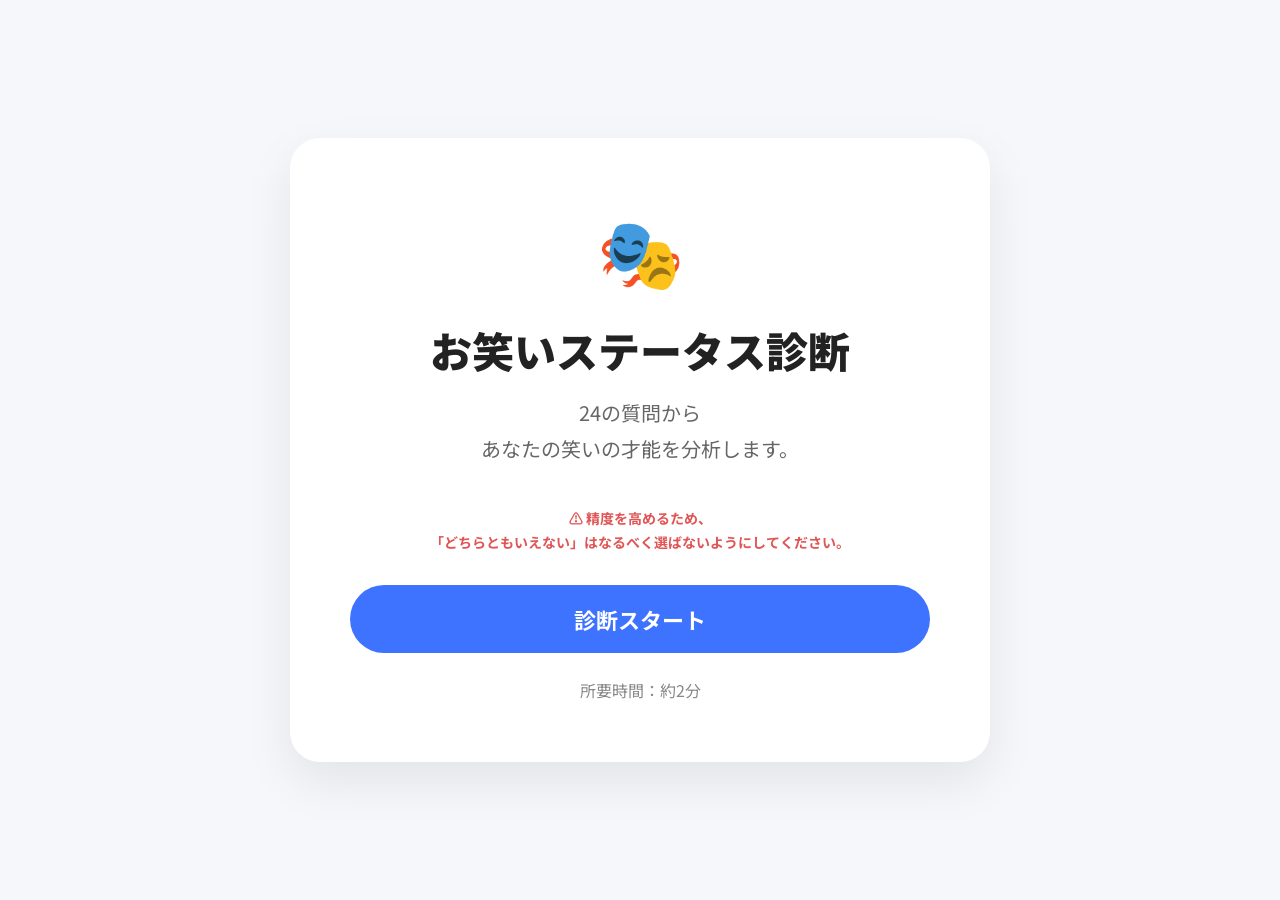
<file: index.html>
<!DOCTYPE html>
<html lang="ja">
<head>
<meta charset="UTF-8">
<meta name="viewport" content="width=device-width, initial-scale=1.0">
<title>お笑いステータス診断</title>
<link rel="stylesheet" href="css/style.css">
<link rel="preconnect" href="https://fonts.googleapis.com">
<link rel="preconnect" href="https://fonts.gstatic.com" crossorigin>
<link href="https://fonts.googleapis.com/css2?family=Noto+Sans+JP:wght@400;700;900&display=swap" rel="stylesheet">
</head>
<body>
<div class="hero">
<div class="card">
<div class="logo">
🎭
</div>
<h1>
お笑いステータス診断
</h1>
<p class="subtitle">
24の質問から<br>
あなたの笑いの才能を分析します。
</p>
<p style="font-size:14px;color:#e05555;font-weight:bold;margin-bottom:30px;line-height:1.7;">
⚠️ 精度を高めるため、<br>「どちらともいえない」はなるべく選ばないようにしてください。
</p>
<a href="question1.html" class="start-button" style="display:block;text-align:center;">
診断スタート
</a>
<p class="small">
所要時間：約2分
</p>
</div>
</div>
</body>
</html>
</file>
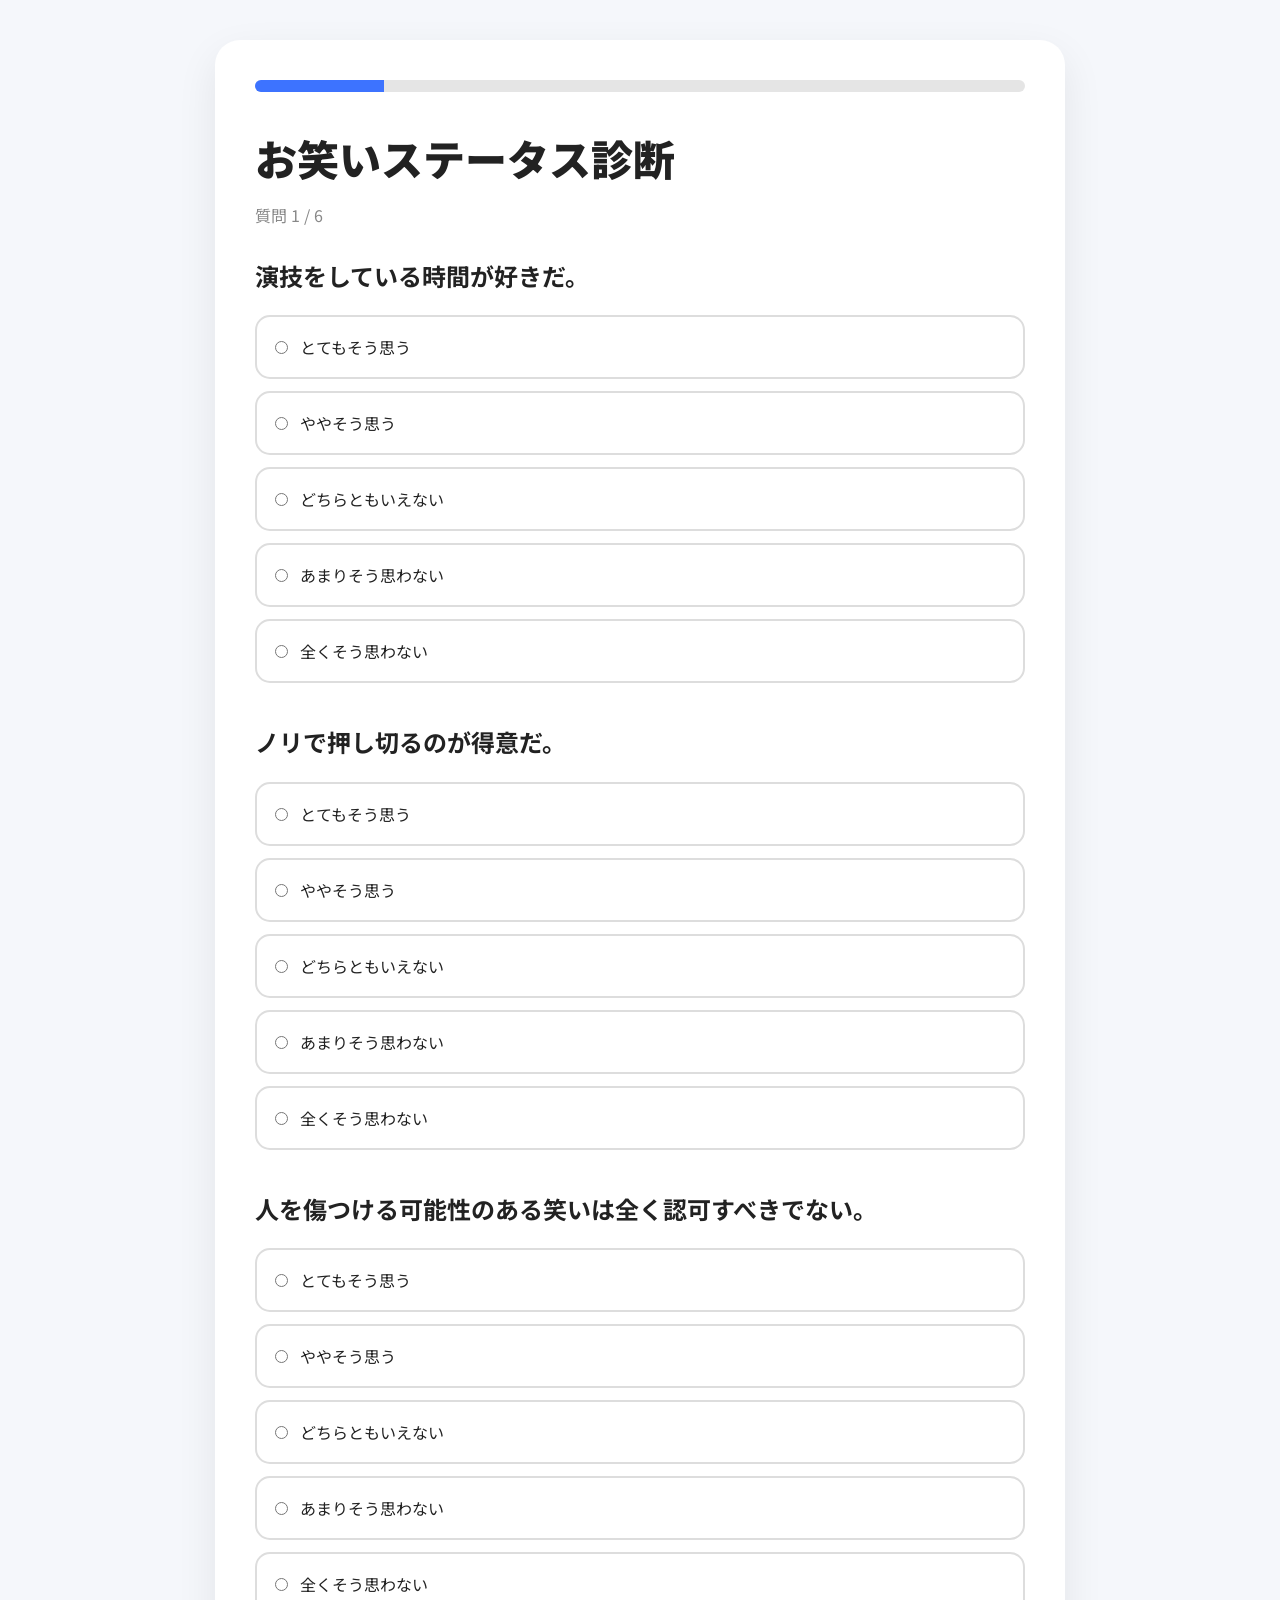
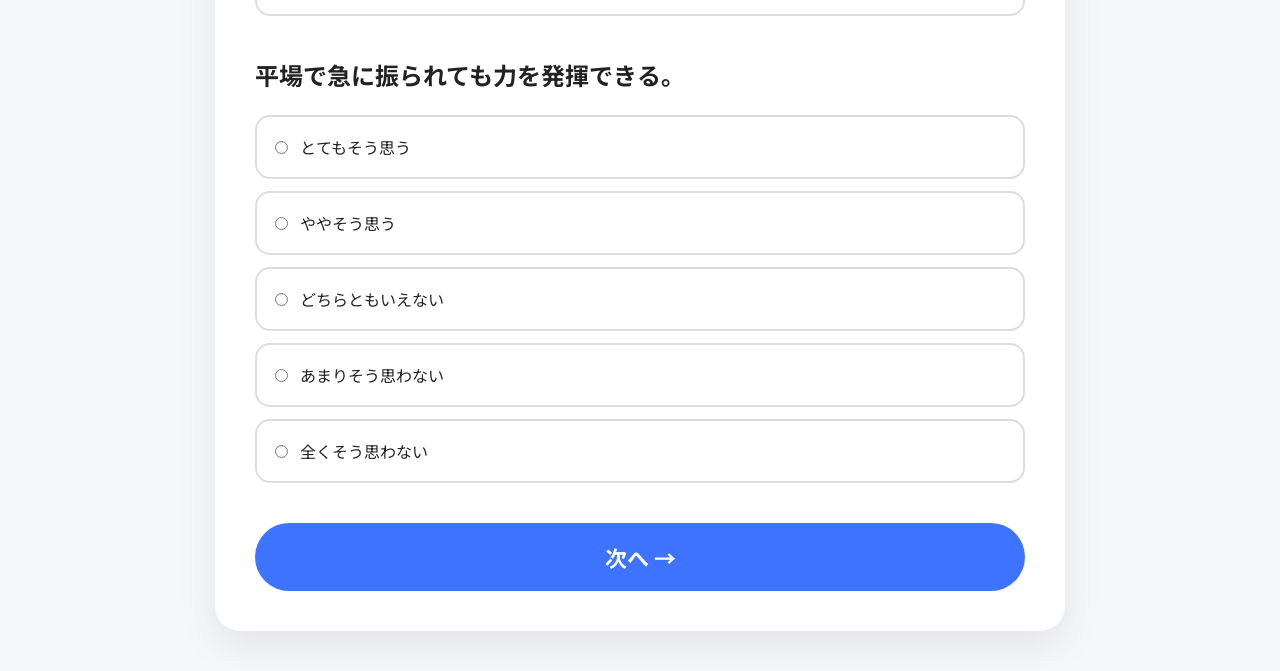
<file: question1.html>
<!DOCTYPE html>
<html lang="ja">

<head>

<meta charset="UTF-8">
<meta name="viewport" content="width=device-width, initial-scale=1.0">

<title>お笑いステータス診断｜質問1/6</title>

<link rel="stylesheet" href="css/style.css">

<link rel="preconnect" href="https://fonts.googleapis.com">
<link rel="preconnect" href="https://fonts.gstatic.com" crossorigin>
<link href="https://fonts.googleapis.com/css2?family=Noto+Sans+JP:wght@400;700;900&display=swap" rel="stylesheet">

</head>

<body>

<div class="container">

<div class="progress">

<div class="progress-bar" style="width:16.7%;"></div>

</div>

<h1>お笑いステータス診断</h1>

<p class="page-number">

質問 1 / 6

</p>

<form id="questionForm">

<div class="question">

<h2>演技をしている時間が好きだ。</h2>

<div class="options">

<label><input type="radio" name="q1" value="5" required>とてもそう思う</label>
<label><input type="radio" name="q1" value="4">ややそう思う</label>
<label><input type="radio" name="q1" value="3">どちらともいえない</label>
<label><input type="radio" name="q1" value="2">あまりそう思わない</label>
<label><input type="radio" name="q1" value="1">全くそう思わない</label>

</div>

</div>

<div class="question">

<h2>ノリで押し切るのが得意だ。</h2>

<div class="options">

<label><input type="radio" name="q2" value="5" required>とてもそう思う</label>
<label><input type="radio" name="q2" value="4">ややそう思う</label>
<label><input type="radio" name="q2" value="3">どちらともいえない</label>
<label><input type="radio" name="q2" value="2">あまりそう思わない</label>
<label><input type="radio" name="q2" value="1">全くそう思わない</label>

</div>

</div>

<div class="question">

<h2>人を傷つける可能性のある笑いは全く認可すべきでない。</h2>

<div class="options">

<label><input type="radio" name="q3" value="5" required>とてもそう思う</label>
<label><input type="radio" name="q3" value="4">ややそう思う</label>
<label><input type="radio" name="q3" value="3">どちらともいえない</label>
<label><input type="radio" name="q3" value="2">あまりそう思わない</label>
<label><input type="radio" name="q3" value="1">全くそう思わない</label>

</div>

</div>

<div class="question">

<h2>平場で急に振られても力を発揮できる。</h2>

<div class="options">

<label><input type="radio" name="q4" value="5" required>とてもそう思う</label>
<label><input type="radio" name="q4" value="4">ややそう思う</label>
<label><input type="radio" name="q4" value="3">どちらともいえない</label>
<label><input type="radio" name="q4" value="2">あまりそう思わない</label>
<label><input type="radio" name="q4" value="1">全くそう思わない</label>

</div>

</div>

<button type="submit" class="nextButton">

次へ →

</button>

</form>

</div>

<script>

document.getElementById("questionForm").addEventListener("submit",function(e){

e.preventDefault();

const answers={

q1:Number(document.querySelector('input[name="q1"]:checked').value),
q2:Number(document.querySelector('input[name="q2"]:checked').value),
q3:Number(document.querySelector('input[name="q3"]:checked').value),
q4:Number(document.querySelector('input[name="q4"]:checked').value)

};

localStorage.setItem("question1",JSON.stringify(answers));

window.location.href="question2.html";

});

</script>

</body>

</html>
</file>
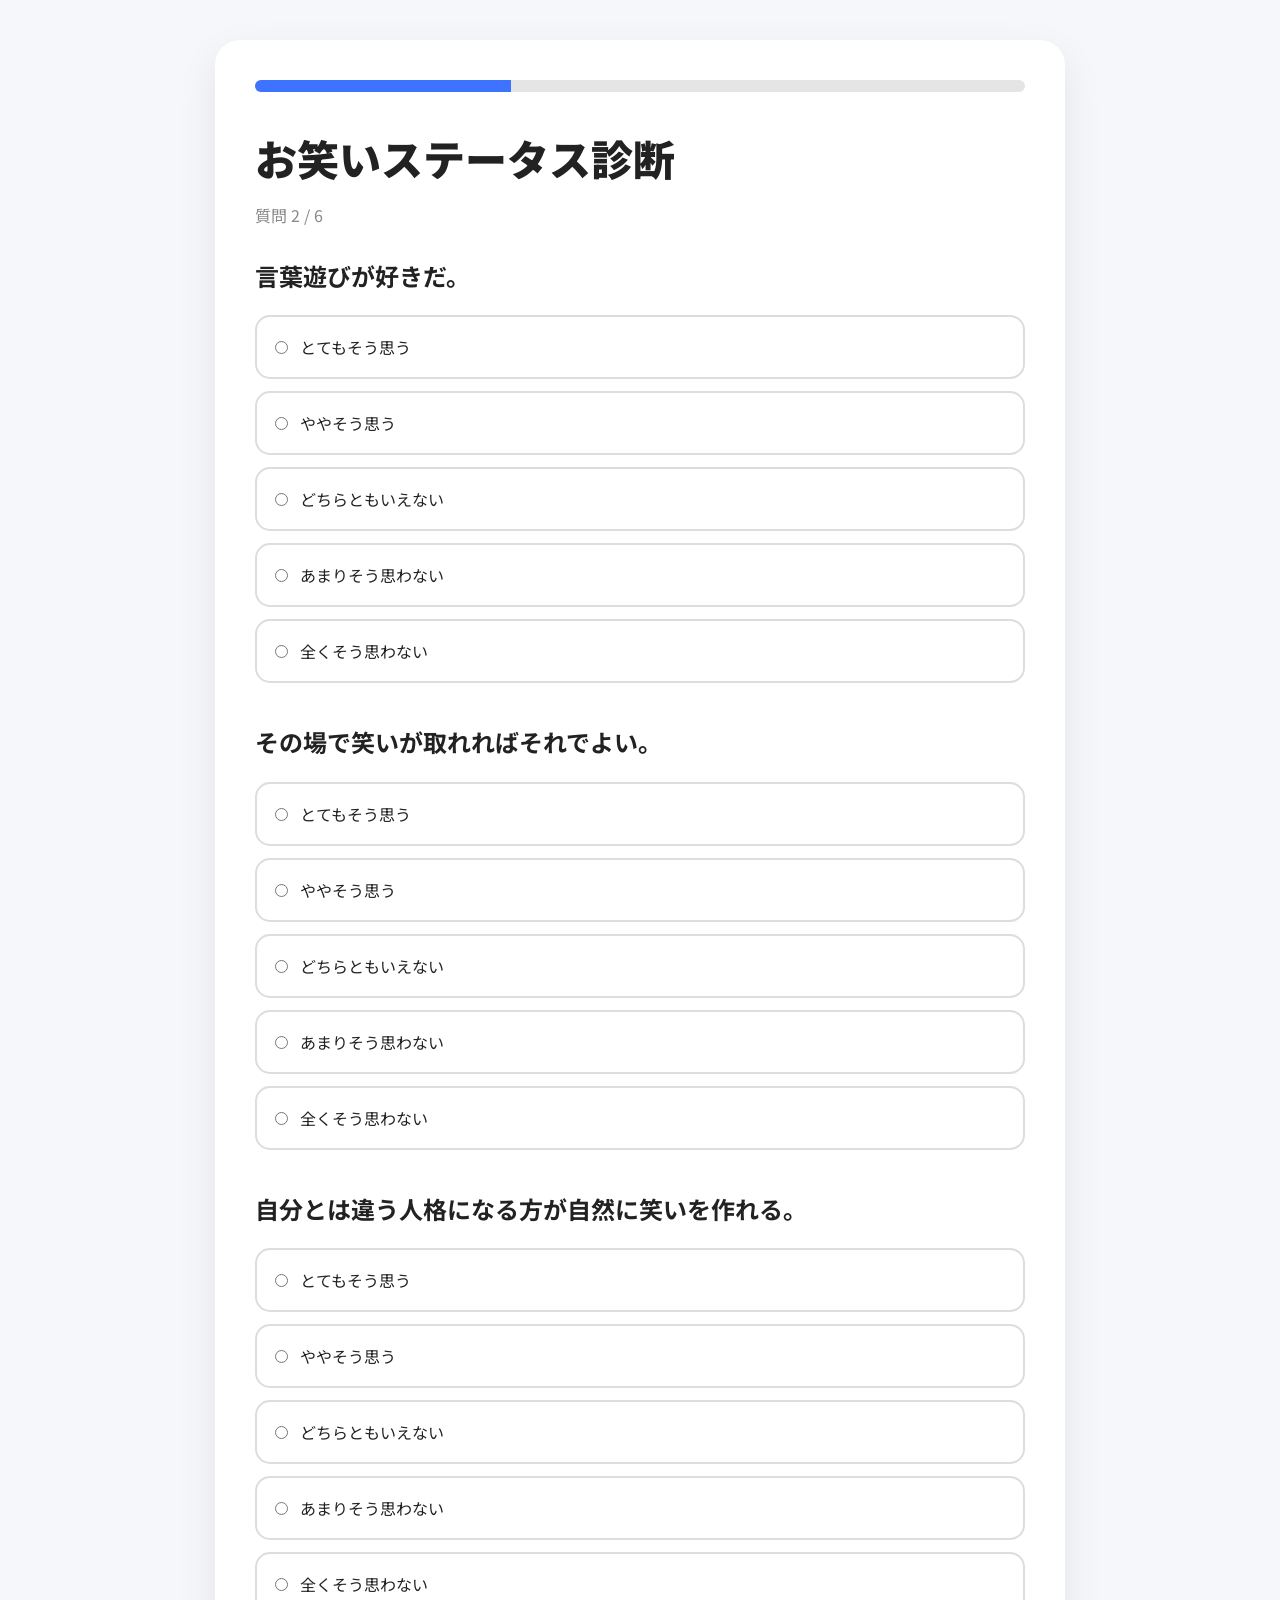
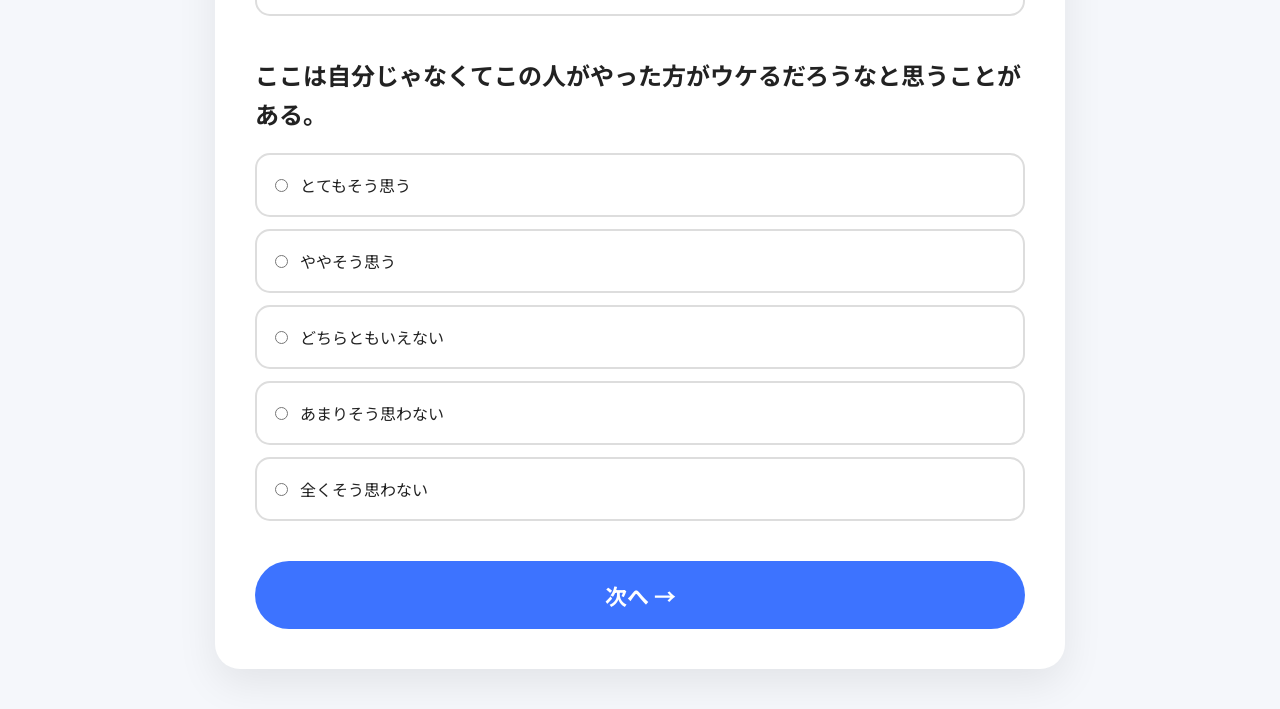
<file: question2.html>
<!DOCTYPE html>
<html lang="ja">

<head>

<meta charset="UTF-8">
<meta name="viewport" content="width=device-width, initial-scale=1.0">

<title>お笑いステータス診断｜質問2/6</title>

<link rel="stylesheet" href="css/style.css">

<link rel="preconnect" href="https://fonts.googleapis.com">
<link rel="preconnect" href="https://fonts.gstatic.com" crossorigin>
<link href="https://fonts.googleapis.com/css2?family=Noto+Sans+JP:wght@400;700;900&display=swap" rel="stylesheet">

</head>

<body>

<div class="container">

<div class="progress">

<div class="progress-bar" style="width:33.3%;"></div>

</div>

<h1>お笑いステータス診断</h1>

<p class="page-number">

質問 2 / 6

</p>

<form id="questionForm">

<div class="question">

<h2>言葉遊びが好きだ。</h2>

<div class="options">

<label><input type="radio" name="q5" value="5" required>とてもそう思う</label>
<label><input type="radio" name="q5" value="4">ややそう思う</label>
<label><input type="radio" name="q5" value="3">どちらともいえない</label>
<label><input type="radio" name="q5" value="2">あまりそう思わない</label>
<label><input type="radio" name="q5" value="1">全くそう思わない</label>

</div>

</div>

<div class="question">

<h2>その場で笑いが取れればそれでよい。</h2>

<div class="options">

<label><input type="radio" name="q6" value="5" required>とてもそう思う</label>
<label><input type="radio" name="q6" value="4">ややそう思う</label>
<label><input type="radio" name="q6" value="3">どちらともいえない</label>
<label><input type="radio" name="q6" value="2">あまりそう思わない</label>
<label><input type="radio" name="q6" value="1">全くそう思わない</label>

</div>

</div>

<div class="question">

<h2>自分とは違う人格になる方が自然に笑いを作れる。</h2>

<div class="options">

<label><input type="radio" name="q7" value="5" required>とてもそう思う</label>
<label><input type="radio" name="q7" value="4">ややそう思う</label>
<label><input type="radio" name="q7" value="3">どちらともいえない</label>
<label><input type="radio" name="q7" value="2">あまりそう思わない</label>
<label><input type="radio" name="q7" value="1">全くそう思わない</label>

</div>

</div>

<div class="question">

<h2>ここは自分じゃなくてこの人がやった方がウケるだろうなと思うことがある。</h2>

<div class="options">

<label><input type="radio" name="q8" value="5" required>とてもそう思う</label>
<label><input type="radio" name="q8" value="4">ややそう思う</label>
<label><input type="radio" name="q8" value="3">どちらともいえない</label>
<label><input type="radio" name="q8" value="2">あまりそう思わない</label>
<label><input type="radio" name="q8" value="1">全くそう思わない</label>

</div>

</div>

<button type="submit" class="nextButton">

次へ →

</button>

</form>

</div>

<script>

document.getElementById("questionForm").addEventListener("submit",function(e){

e.preventDefault();

const answers={

q5:Number(document.querySelector('input[name="q5"]:checked').value),
q6:Number(document.querySelector('input[name="q6"]:checked').value),
q7:Number(document.querySelector('input[name="q7"]:checked').value),
q8:Number(document.querySelector('input[name="q8"]:checked').value)

};

localStorage.setItem("question2",JSON.stringify(answers));

window.location.href="question3.html";

});

</script>

</body>

</html>
</file>
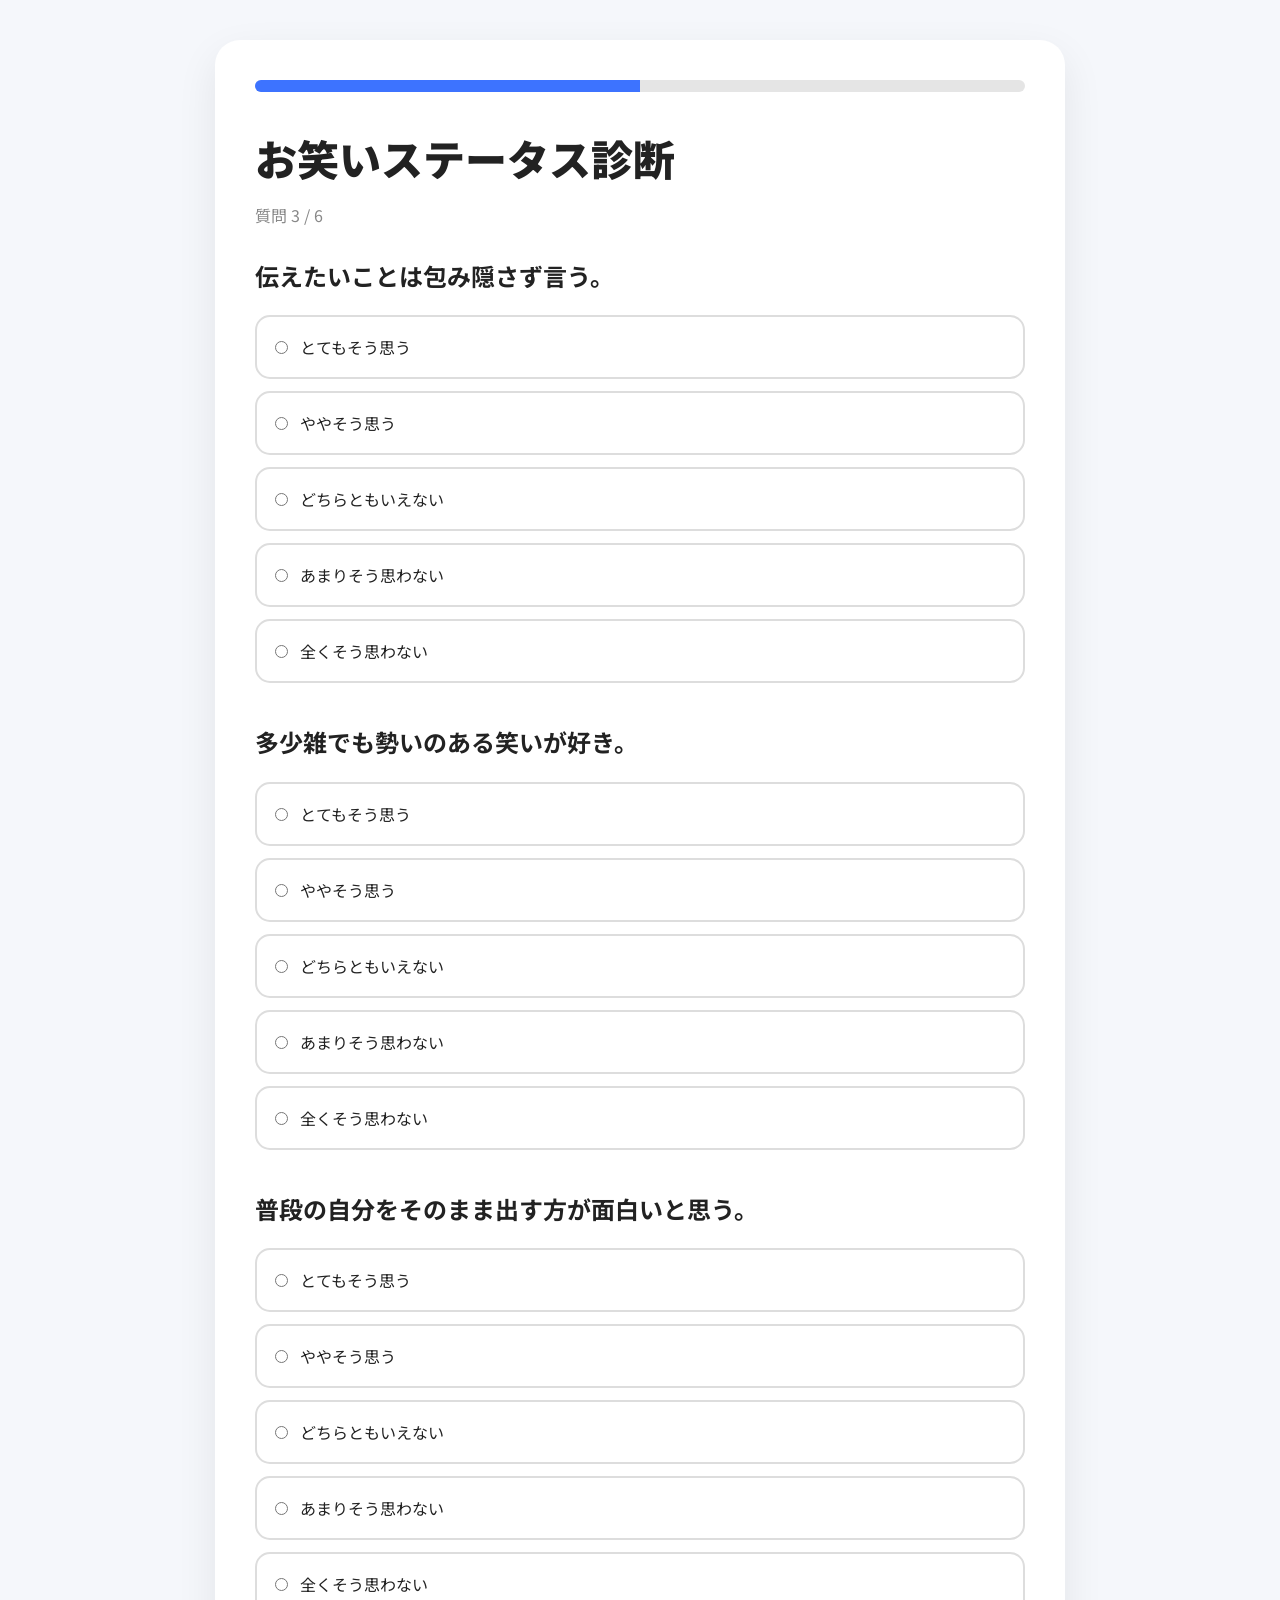
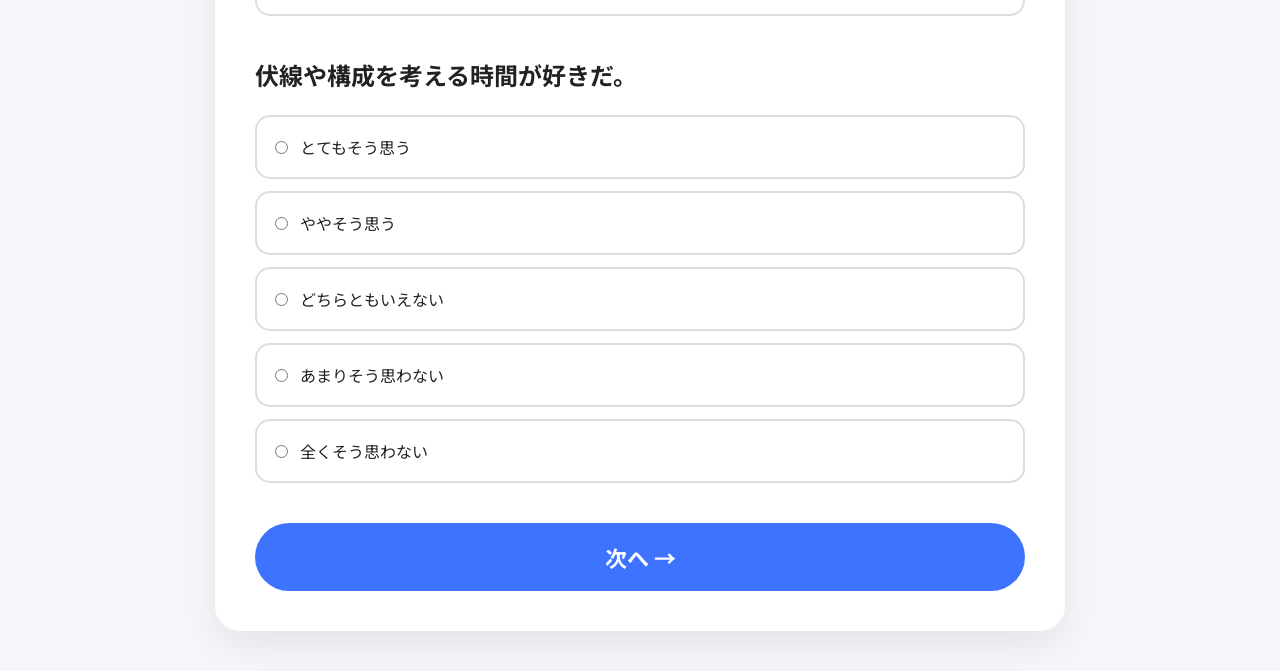
<file: question3.html>
<!DOCTYPE html>
<html lang="ja">

<head>

<meta charset="UTF-8">
<meta name="viewport" content="width=device-width, initial-scale=1.0">

<title>お笑いステータス診断｜質問3/6</title>

<link rel="stylesheet" href="css/style.css">

<link rel="preconnect" href="https://fonts.googleapis.com">
<link rel="preconnect" href="https://fonts.gstatic.com" crossorigin>
<link href="https://fonts.googleapis.com/css2?family=Noto+Sans+JP:wght@400;700;900&display=swap" rel="stylesheet">

</head>

<body>

<div class="container">

<div class="progress">

<div class="progress-bar" style="width:50%;"></div>

</div>

<h1>お笑いステータス診断</h1>

<p class="page-number">

質問 3 / 6

</p>

<form id="questionForm">

<div class="question">

<h2>伝えたいことは包み隠さず言う。</h2>

<div class="options">

<label><input type="radio" name="q9" value="5" required>とてもそう思う</label>
<label><input type="radio" name="q9" value="4">ややそう思う</label>
<label><input type="radio" name="q9" value="3">どちらともいえない</label>
<label><input type="radio" name="q9" value="2">あまりそう思わない</label>
<label><input type="radio" name="q9" value="1">全くそう思わない</label>

</div>

</div>

<div class="question">

<h2>多少雑でも勢いのある笑いが好き。</h2>

<div class="options">

<label><input type="radio" name="q10" value="5" required>とてもそう思う</label>
<label><input type="radio" name="q10" value="4">ややそう思う</label>
<label><input type="radio" name="q10" value="3">どちらともいえない</label>
<label><input type="radio" name="q10" value="2">あまりそう思わない</label>
<label><input type="radio" name="q10" value="1">全くそう思わない</label>

</div>

</div>

<div class="question">

<h2>普段の自分をそのまま出す方が面白いと思う。</h2>

<div class="options">

<label><input type="radio" name="q11" value="5" required>とてもそう思う</label>
<label><input type="radio" name="q11" value="4">ややそう思う</label>
<label><input type="radio" name="q11" value="3">どちらともいえない</label>
<label><input type="radio" name="q11" value="2">あまりそう思わない</label>
<label><input type="radio" name="q11" value="1">全くそう思わない</label>

</div>

</div>

<div class="question">

<h2>伏線や構成を考える時間が好きだ。</h2>

<div class="options">

<label><input type="radio" name="q12" value="5" required>とてもそう思う</label>
<label><input type="radio" name="q12" value="4">ややそう思う</label>
<label><input type="radio" name="q12" value="3">どちらともいえない</label>
<label><input type="radio" name="q12" value="2">あまりそう思わない</label>
<label><input type="radio" name="q12" value="1">全くそう思わない</label>

</div>

</div>

<button type="submit" class="nextButton">

次へ →

</button>

</form>

</div>

<script>

document.getElementById("questionForm").addEventListener("submit",function(e){

e.preventDefault();

const answers={

q9:Number(document.querySelector('input[name="q9"]:checked').value),
q10:Number(document.querySelector('input[name="q10"]:checked').value),
q11:Number(document.querySelector('input[name="q11"]:checked').value),
q12:Number(document.querySelector('input[name="q12"]:checked').value)

};

localStorage.setItem("question3",JSON.stringify(answers));

window.location.href="question4.html";

});

</script>

</body>

</html>
</file>
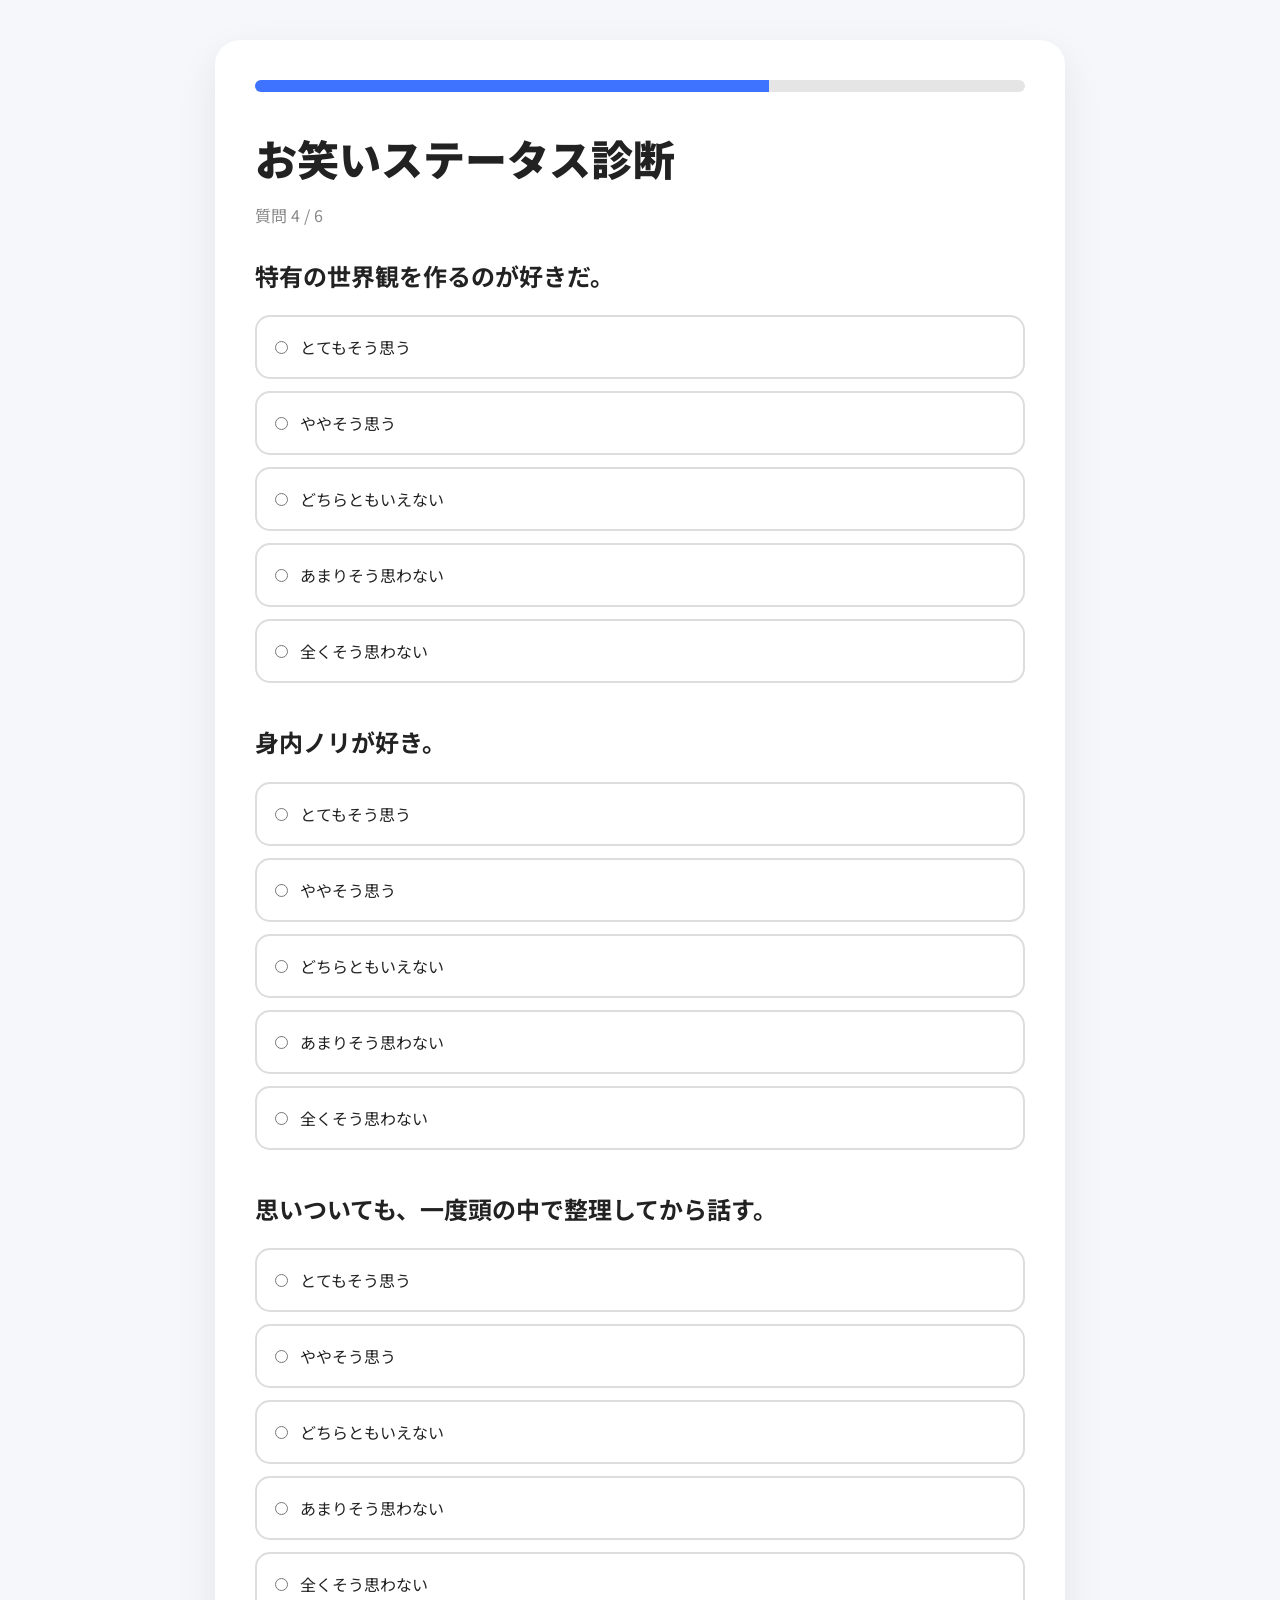
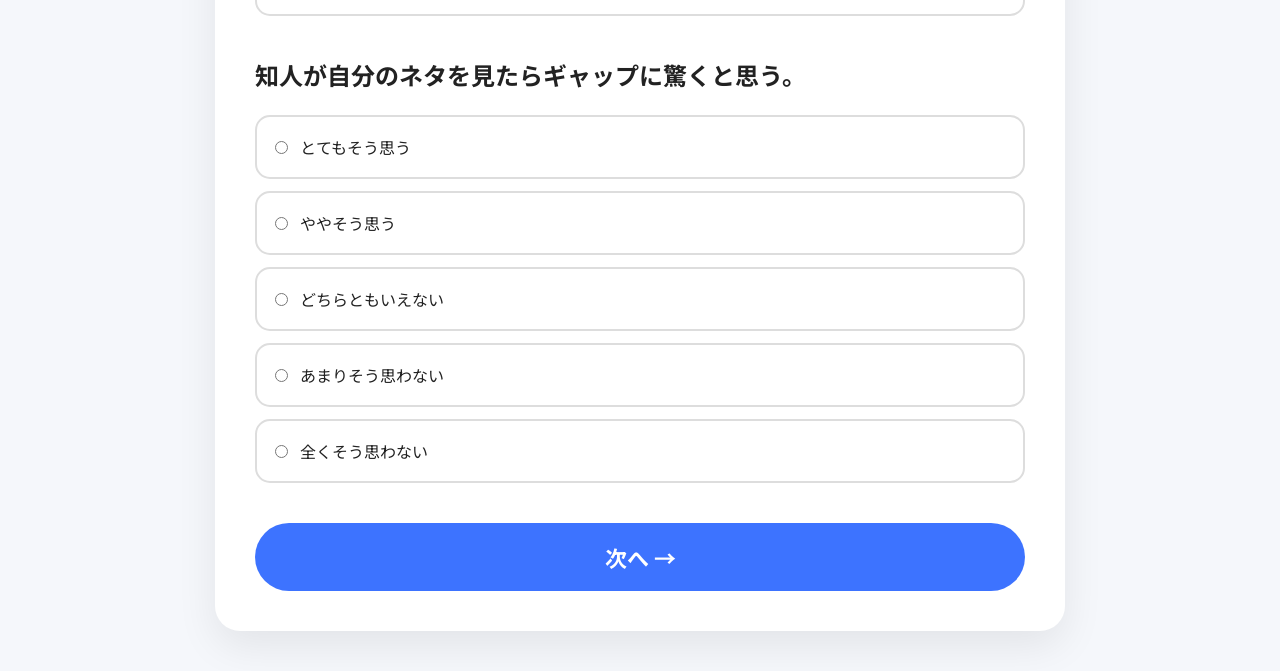
<file: question4.html>
<!DOCTYPE html>
<html lang="ja">

<head>

<meta charset="UTF-8">
<meta name="viewport" content="width=device-width, initial-scale=1.0">

<title>お笑いステータス診断｜質問4/6</title>

<link rel="stylesheet" href="css/style.css">

<link rel="preconnect" href="https://fonts.googleapis.com">
<link rel="preconnect" href="https://fonts.gstatic.com" crossorigin>
<link href="https://fonts.googleapis.com/css2?family=Noto+Sans+JP:wght@400;700;900&display=swap" rel="stylesheet">

</head>

<body>

<div class="container">

<div class="progress">

<div class="progress-bar" style="width:66.7%;"></div>

</div>

<h1>お笑いステータス診断</h1>

<p class="page-number">

質問 4 / 6

</p>

<form id="questionForm">

<div class="question">

<h2>特有の世界観を作るのが好きだ。</h2>

<div class="options">

<label><input type="radio" name="q13" value="5" required>とてもそう思う</label>
<label><input type="radio" name="q13" value="4">ややそう思う</label>
<label><input type="radio" name="q13" value="3">どちらともいえない</label>
<label><input type="radio" name="q13" value="2">あまりそう思わない</label>
<label><input type="radio" name="q13" value="1">全くそう思わない</label>

</div>

</div>

<div class="question">

<h2>身内ノリが好き。</h2>

<div class="options">

<label><input type="radio" name="q14" value="5" required>とてもそう思う</label>
<label><input type="radio" name="q14" value="4">ややそう思う</label>
<label><input type="radio" name="q14" value="3">どちらともいえない</label>
<label><input type="radio" name="q14" value="2">あまりそう思わない</label>
<label><input type="radio" name="q14" value="1">全くそう思わない</label>

</div>

</div>

<div class="question">

<h2>思いついても、一度頭の中で整理してから話す。</h2>

<div class="options">

<label><input type="radio" name="q15" value="5" required>とてもそう思う</label>
<label><input type="radio" name="q15" value="4">ややそう思う</label>
<label><input type="radio" name="q15" value="3">どちらともいえない</label>
<label><input type="radio" name="q15" value="2">あまりそう思わない</label>
<label><input type="radio" name="q15" value="1">全くそう思わない</label>

</div>

</div>

<div class="question">

<h2>知人が自分のネタを見たらギャップに驚くと思う。</h2>

<div class="options">

<label><input type="radio" name="q16" value="5" required>とてもそう思う</label>
<label><input type="radio" name="q16" value="4">ややそう思う</label>
<label><input type="radio" name="q16" value="3">どちらともいえない</label>
<label><input type="radio" name="q16" value="2">あまりそう思わない</label>
<label><input type="radio" name="q16" value="1">全くそう思わない</label>

</div>

</div>

<button type="submit" class="nextButton">

次へ →

</button>

</form>

</div>

<script>

document.getElementById("questionForm").addEventListener("submit",function(e){

e.preventDefault();

const answers={

q13:Number(document.querySelector('input[name="q13"]:checked').value),
q14:Number(document.querySelector('input[name="q14"]:checked').value),
q15:Number(document.querySelector('input[name="q15"]:checked').value),
q16:Number(document.querySelector('input[name="q16"]:checked').value)

};

localStorage.setItem("question4",JSON.stringify(answers));

window.location.href="question5.html";

});

</script>

</body>

</html>
</file>
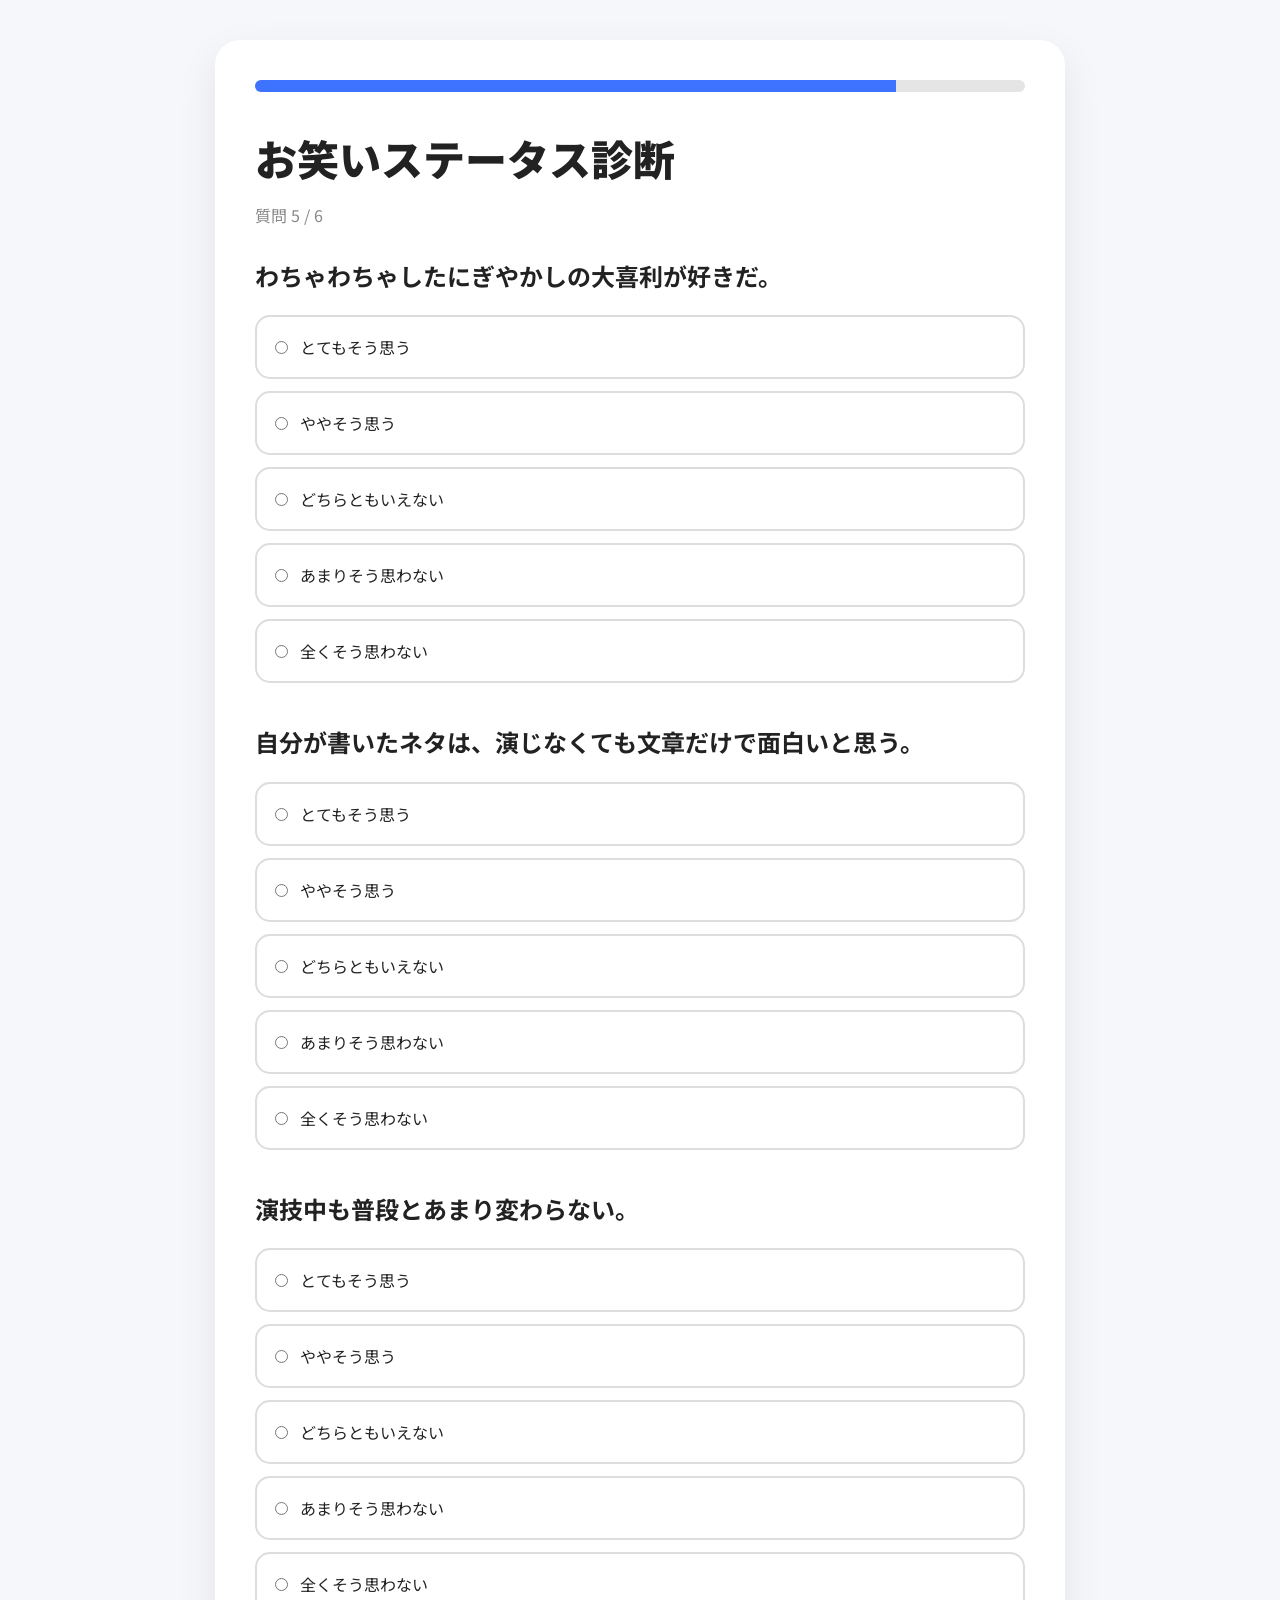
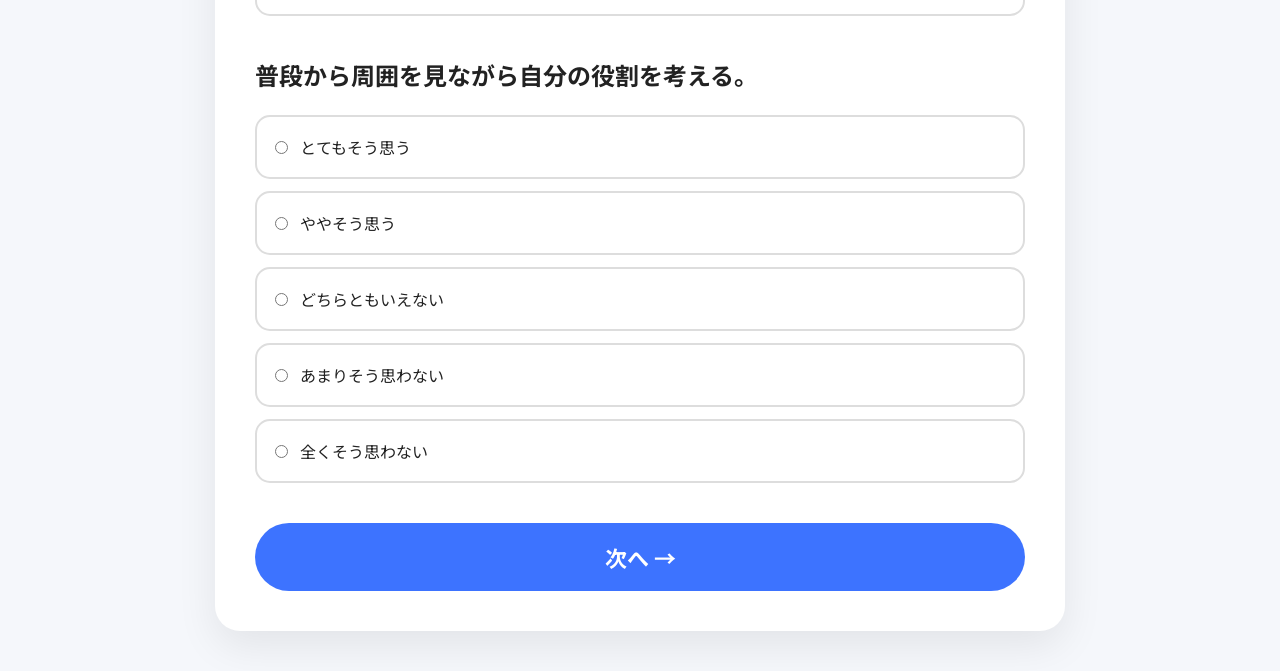
<file: question5.html>
<!DOCTYPE html>
<html lang="ja">

<head>

<meta charset="UTF-8">
<meta name="viewport" content="width=device-width, initial-scale=1.0">

<title>お笑いステータス診断｜質問5/6</title>

<link rel="stylesheet" href="css/style.css">

<link rel="preconnect" href="https://fonts.googleapis.com">
<link rel="preconnect" href="https://fonts.gstatic.com" crossorigin>
<link href="https://fonts.googleapis.com/css2?family=Noto+Sans+JP:wght@400;700;900&display=swap" rel="stylesheet">

</head>

<body>

<div class="container">

<div class="progress">

<div class="progress-bar" style="width:83.3%;"></div>

</div>

<h1>お笑いステータス診断</h1>

<p class="page-number">

質問 5 / 6

</p>

<form id="questionForm">

<div class="question">

<h2>わちゃわちゃしたにぎやかしの大喜利が好きだ。</h2>

<div class="options">

<label><input type="radio" name="q17" value="5" required>とてもそう思う</label>
<label><input type="radio" name="q17" value="4">ややそう思う</label>
<label><input type="radio" name="q17" value="3">どちらともいえない</label>
<label><input type="radio" name="q17" value="2">あまりそう思わない</label>
<label><input type="radio" name="q17" value="1">全くそう思わない</label>

</div>

</div>

<div class="question">

<h2>自分が書いたネタは、演じなくても文章だけで面白いと思う。</h2>

<div class="options">

<label><input type="radio" name="q18" value="5" required>とてもそう思う</label>
<label><input type="radio" name="q18" value="4">ややそう思う</label>
<label><input type="radio" name="q18" value="3">どちらともいえない</label>
<label><input type="radio" name="q18" value="2">あまりそう思わない</label>
<label><input type="radio" name="q18" value="1">全くそう思わない</label>

</div>

</div>

<div class="question">

<h2>演技中も普段とあまり変わらない。</h2>

<div class="options">

<label><input type="radio" name="q19" value="5" required>とてもそう思う</label>
<label><input type="radio" name="q19" value="4">ややそう思う</label>
<label><input type="radio" name="q19" value="3">どちらともいえない</label>
<label><input type="radio" name="q19" value="2">あまりそう思わない</label>
<label><input type="radio" name="q19" value="1">全くそう思わない</label>

</div>

</div>

<div class="question">

<h2>普段から周囲を見ながら自分の役割を考える。</h2>

<div class="options">

<label><input type="radio" name="q20" value="5" required>とてもそう思う</label>
<label><input type="radio" name="q20" value="4">ややそう思う</label>
<label><input type="radio" name="q20" value="3">どちらともいえない</label>
<label><input type="radio" name="q20" value="2">あまりそう思わない</label>
<label><input type="radio" name="q20" value="1">全くそう思わない</label>

</div>

</div>

<button type="submit" class="nextButton">

次へ →

</button>

</form>

</div>

<script>

document.getElementById("questionForm").addEventListener("submit",function(e){

e.preventDefault();

const answers={

q17:Number(document.querySelector('input[name="q17"]:checked').value),
q18:Number(document.querySelector('input[name="q18"]:checked').value),
q19:Number(document.querySelector('input[name="q19"]:checked').value),
q20:Number(document.querySelector('input[name="q20"]:checked').value)

};

localStorage.setItem("question5",JSON.stringify(answers));

window.location.href="question6.html";

});

</script>

</body>

</html>
</file>
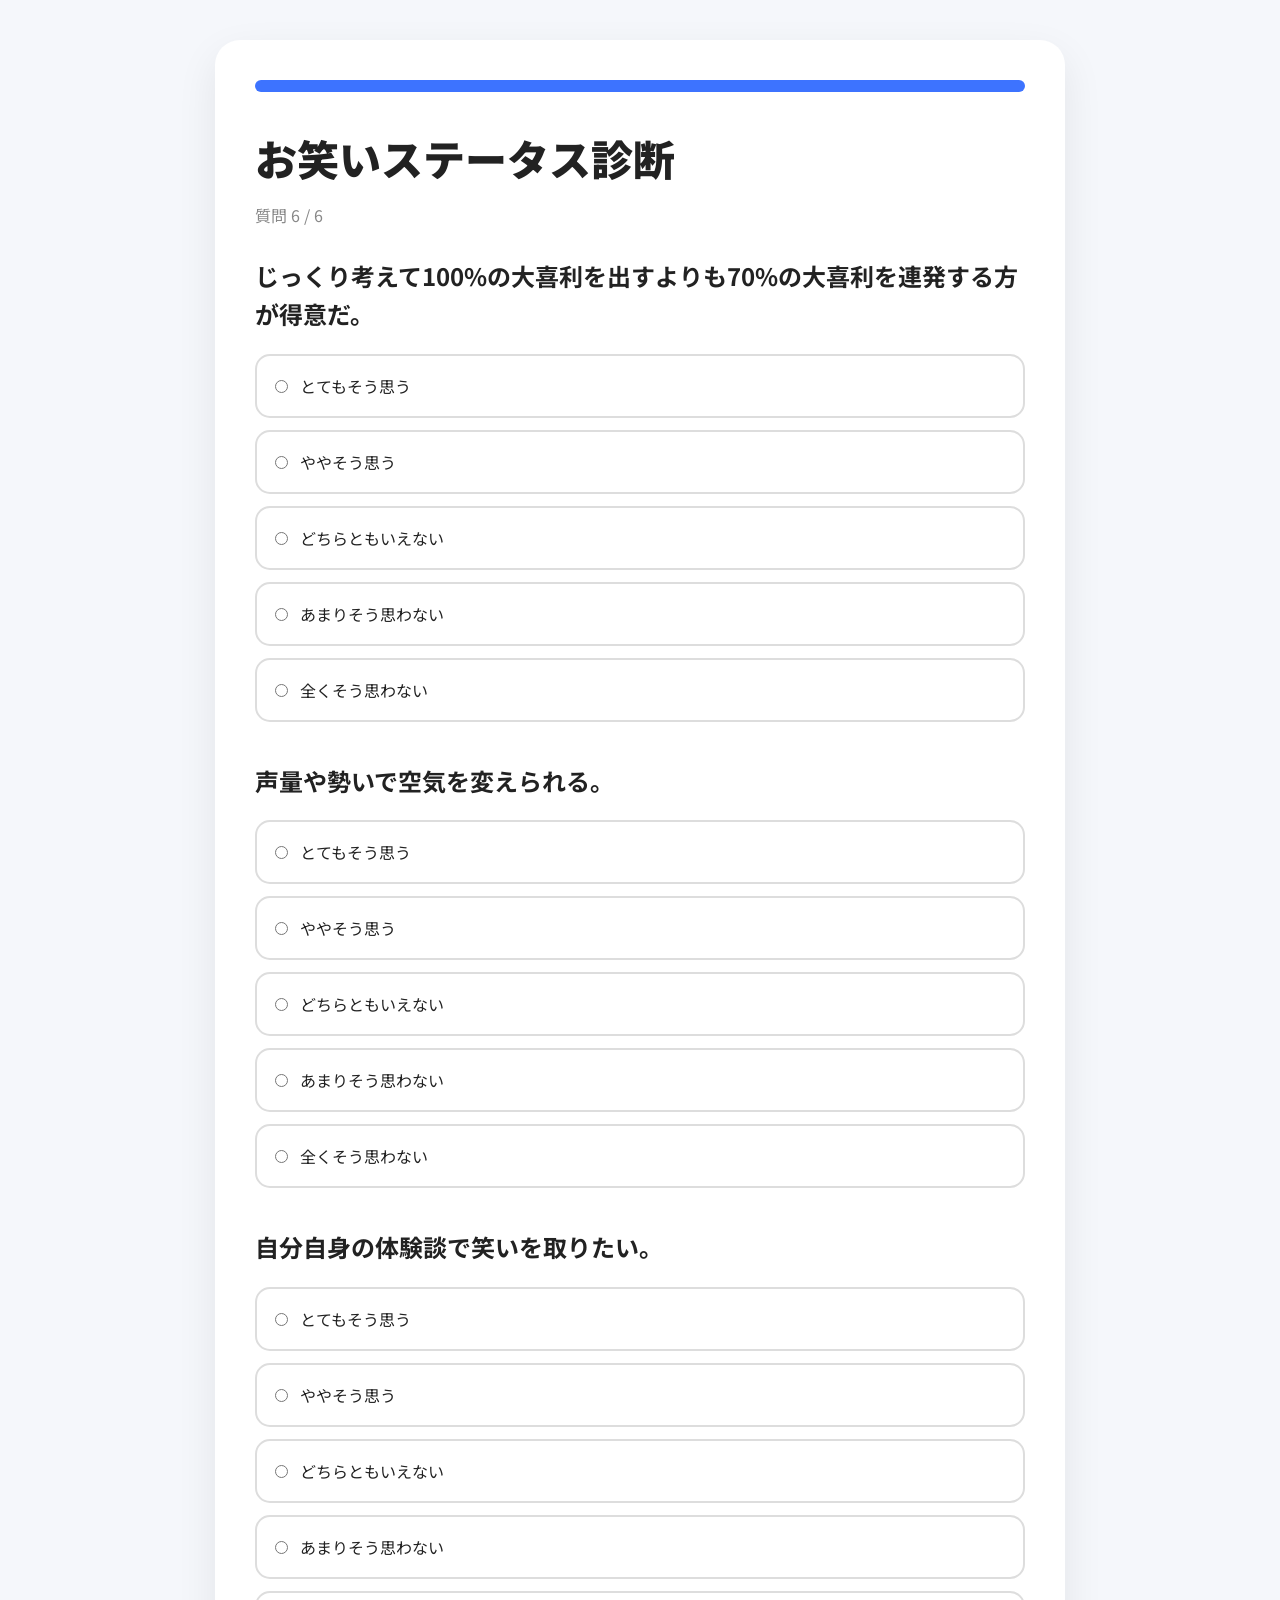
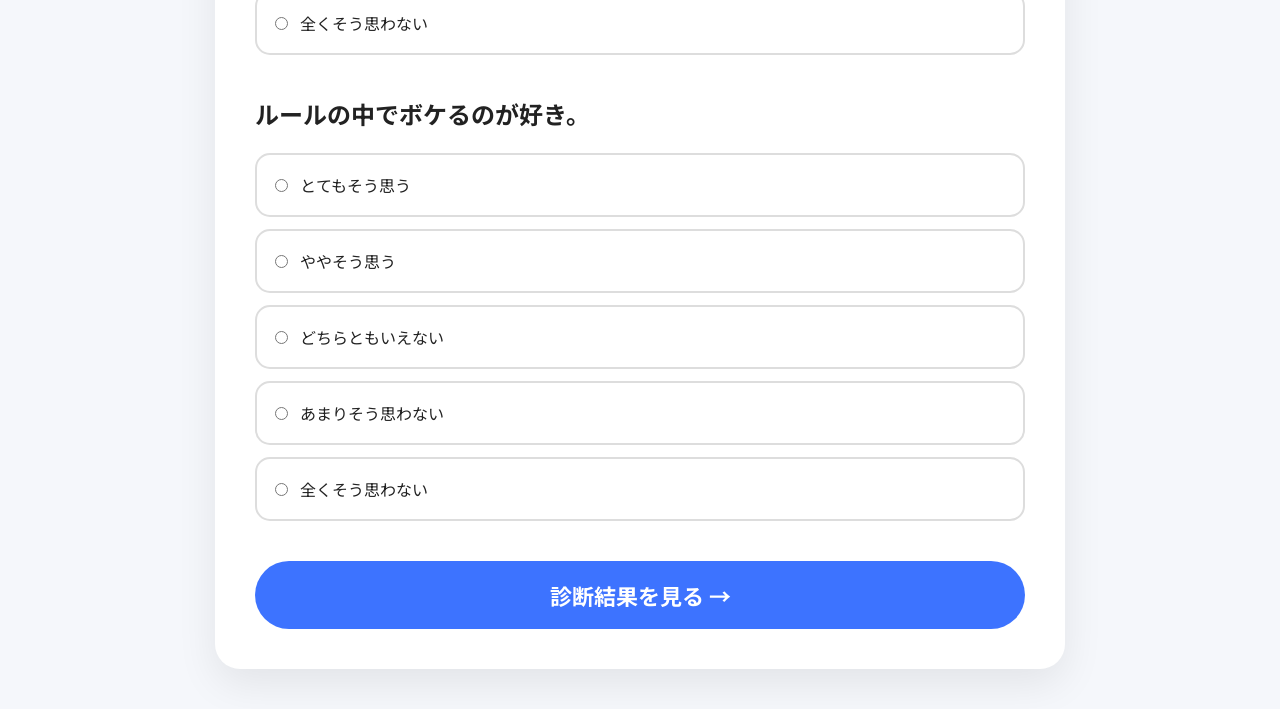
<file: question6.html>
<!DOCTYPE html>
<html lang="ja">

<head>

<meta charset="UTF-8">
<meta name="viewport" content="width=device-width, initial-scale=1.0">

<title>お笑いステータス診断｜質問6/6</title>

<link rel="stylesheet" href="css/style.css">

<link rel="preconnect" href="https://fonts.googleapis.com">
<link rel="preconnect" href="https://fonts.gstatic.com" crossorigin>
<link href="https://fonts.googleapis.com/css2?family=Noto+Sans+JP:wght@400;700;900&display=swap" rel="stylesheet">

</head>

<body>

<div class="container">

<div class="progress">

<div class="progress-bar" style="width:100%;"></div>

</div>

<h1>お笑いステータス診断</h1>

<p class="page-number">

質問 6 / 6

</p>

<form id="questionForm">

<div class="question">

<h2>じっくり考えて100%の大喜利を出すよりも70%の大喜利を連発する方が得意だ。</h2>

<div class="options">

<label><input type="radio" name="q21" value="5" required>とてもそう思う</label>
<label><input type="radio" name="q21" value="4">ややそう思う</label>
<label><input type="radio" name="q21" value="3">どちらともいえない</label>
<label><input type="radio" name="q21" value="2">あまりそう思わない</label>
<label><input type="radio" name="q21" value="1">全くそう思わない</label>

</div>

</div>

<div class="question">

<h2>声量や勢いで空気を変えられる。</h2>

<div class="options">

<label><input type="radio" name="q22" value="5" required>とてもそう思う</label>
<label><input type="radio" name="q22" value="4">ややそう思う</label>
<label><input type="radio" name="q22" value="3">どちらともいえない</label>
<label><input type="radio" name="q22" value="2">あまりそう思わない</label>
<label><input type="radio" name="q22" value="1">全くそう思わない</label>

</div>

</div>

<div class="question">

<h2>自分自身の体験談で笑いを取りたい。</h2>

<div class="options">

<label><input type="radio" name="q23" value="5" required>とてもそう思う</label>
<label><input type="radio" name="q23" value="4">ややそう思う</label>
<label><input type="radio" name="q23" value="3">どちらともいえない</label>
<label><input type="radio" name="q23" value="2">あまりそう思わない</label>
<label><input type="radio" name="q23" value="1">全くそう思わない</label>

</div>

</div>

<div class="question">

<h2>ルールの中でボケるのが好き。</h2>

<div class="options">

<label><input type="radio" name="q24" value="5" required>とてもそう思う</label>
<label><input type="radio" name="q24" value="4">ややそう思う</label>
<label><input type="radio" name="q24" value="3">どちらともいえない</label>
<label><input type="radio" name="q24" value="2">あまりそう思わない</label>
<label><input type="radio" name="q24" value="1">全くそう思わない</label>

</div>

</div>

<button type="submit" class="nextButton">

診断結果を見る →

</button>

</form>

</div>

<script>

document.getElementById("questionForm").addEventListener("submit",function(e){

e.preventDefault();

const answers={

q21:Number(document.querySelector('input[name="q21"]:checked').value),
q22:Number(document.querySelector('input[name="q22"]:checked').value),
q23:Number(document.querySelector('input[name="q23"]:checked').value),
q24:Number(document.querySelector('input[name="q24"]:checked').value)

};

localStorage.setItem("question6",JSON.stringify(answers));

window.location.href="result.html";

});

</script>

</body>

</html>
</file>
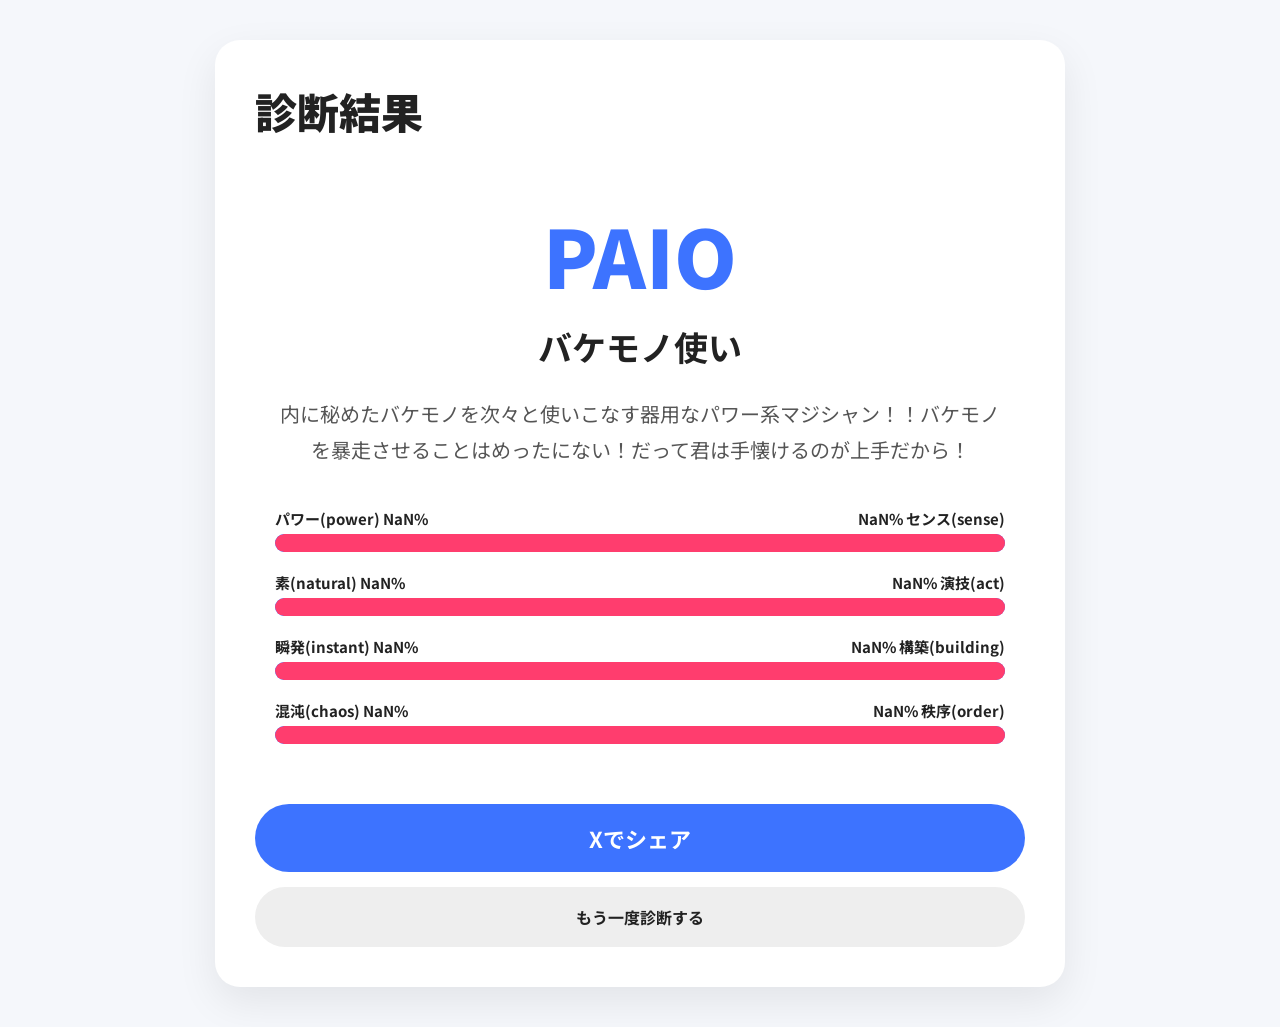
<file: result.html>
<!DOCTYPE html>
<html lang="ja">
<head>
<meta charset="UTF-8">
<meta name="viewport" content="width=device-width, initial-scale=1.0">
<title>お笑いステータス診断｜診断結果</title>
<link rel="stylesheet" href="css/style.css">
<link href="https://fonts.googleapis.com/css2?family=Noto+Sans+JP:wght@400;700;900&display=swap" rel="stylesheet">
</head>
<body>
<div class="container">
<h1>診断結果</h1>
<div class="result-card">
<div id="typeCode" class="typeCode">---</div>
<div id="typeName" class="typeName">---</div>
<p id="description" class="description">読み込み中...</p>
<div id="axisChart" style="margin-top:30px;"></div>
</div>
<div class="buttonArea">
<button onclick="shareResult()" class="nextButton">
Xでシェア
</button>
<a href="index.html" class="restartButton">
もう一度診断する
</a>
</div>
</div>
<script src="js/result.js"></script>
</body>
</html>
</file>
<file: css/style.css>
*{
    margin:0;
    padding:0;
    box-sizing:border-box;
    font-family:"Noto Sans JP",sans-serif;
}

body{

    background:#f5f7fb;

    color:#222;

    min-height:100vh;

}

.container{

    max-width:850px;

    margin:40px auto;

    background:#ffffff;

    border-radius:25px;

    padding:40px;

    box-shadow:0 15px 40px rgba(0,0,0,.08);

}

.hero{

    min-height:100vh;

    display:flex;

    justify-content:center;

    align-items:center;

    padding:30px;

}

.card{

    width:100%;

    max-width:700px;

    background:white;

    border-radius:30px;

    padding:60px;

    text-align:center;

    box-shadow:0 20px 50px rgba(0,0,0,.08);

}

.logo{

    font-size:70px;

    margin-bottom:20px;

}

h1{

    font-size:42px;

    font-weight:900;

    margin-bottom:15px;

}

.subtitle{

    font-size:20px;

    color:#666;

    line-height:1.8;

    margin-bottom:40px;

}

.type-example{

    display:flex;

    justify-content:center;

    gap:15px;

    flex-wrap:wrap;

    margin-bottom:50px;

}

.type-example span{

    background:#edf3ff;

    color:#3d73ff;

    padding:10px 18px;

    border-radius:30px;

    font-weight:bold;

}

.start-button{

    display:inline-block;

    background:#3d73ff;

    color:white;

    text-decoration:none;

    padding:18px 60px;

    border-radius:999px;

    font-size:22px;

    font-weight:bold;

    transition:.2s;

}

.start-button:hover{

    transform:translateY(-3px);

    background:#285eff;

}

.small{

    margin-top:25px;

    color:#888;

}

.progress{

    width:100%;

    height:12px;

    background:#e5e5e5;

    border-radius:999px;

    overflow:hidden;

    margin-bottom:35px;

}

.progress-bar{

    height:100%;

    background:#3d73ff;

}

.page-number{

    color:#888;

    margin-bottom:30px;

}

.question{

    margin-bottom:40px;

}

.question h2{

    font-size:24px;

    margin-bottom:20px;

    line-height:1.6;

}

.options{

    display:flex;

    flex-direction:column;

    gap:12px;

}

.options label{

    border:2px solid #ddd;

    border-radius:15px;

    padding:18px;

    cursor:pointer;

    transition:.2s;

}

.options label:hover{

    border-color:#3d73ff;

    background:#edf3ff;

}

.options input{

    margin-right:12px;

}

.nextButton{

    width:100%;

    padding:18px;

    background:#3d73ff;

    color:white;

    border:none;

    border-radius:999px;

    font-size:22px;

    font-weight:bold;

    cursor:pointer;

    transition:.2s;

}

.nextButton:hover{

    background:#285eff;

}

.result-card{

    text-align:center;

    padding:40px 20px;

}

.typeCode{

    font-size:80px;

    font-weight:900;

    color:#3d73ff;

    margin-bottom:10px;

}

.typeName{

    font-size:34px;

    font-weight:bold;

    margin-bottom:25px;

}

.description{

    font-size:20px;

    color:#555;

    line-height:1.8;

    margin-bottom:40px;

}

.buttonArea{

    display:flex;

    flex-direction:column;

    gap:15px;

}

.restartButton{

    display:block;

    text-align:center;

    text-decoration:none;

    background:#eeeeee;

    color:#222;

    padding:18px;

    border-radius:999px;

    font-weight:bold;

}

.restartButton:hover{

    background:#dddddd;

}

@media(max-width:700px){

.container{

padding:25px;

margin:15px;

}

.card{

padding:35px;

}

h1{

font-size:32px;

}

.question h2{

font-size:20px;

}

.typeCode{

font-size:56px;

}

.typeName{

font-size:28px;

}

}
</file>
